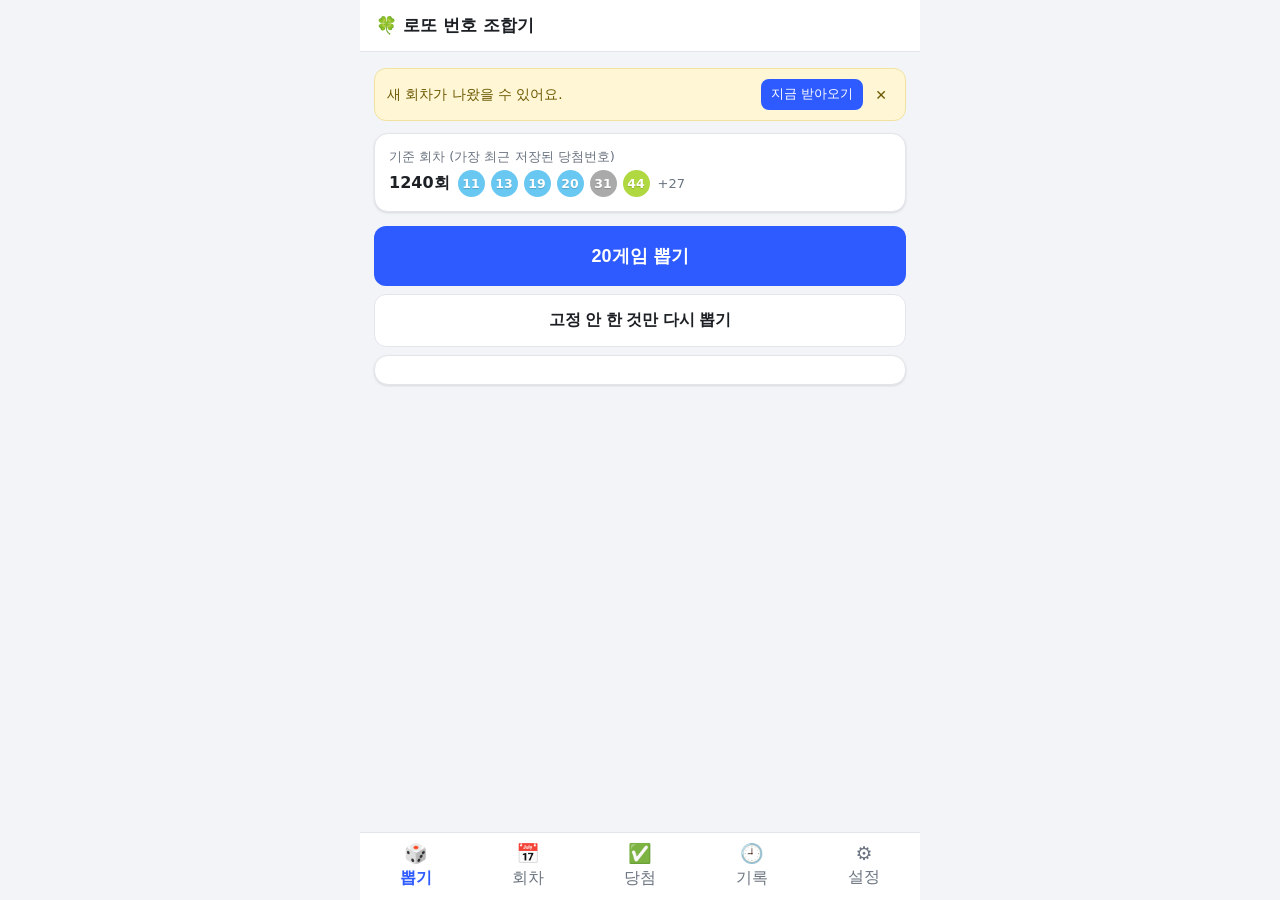
<file: docs/index.html>
<!DOCTYPE html>
<html lang="ko">
<head>
  <meta charset="UTF-8" />
  <!-- script-src 'self' 가 핵심 (인라인 스크립트/eval 차단 = XSS 코드 실행 불가).
       style-src 는 색/막대높이를 JS 로 지정해서 'unsafe-inline' 허용 (주입 지점 없음). -->
  <meta http-equiv="Content-Security-Policy" content="default-src 'self'; script-src 'self'; style-src 'self' 'unsafe-inline'; img-src 'self' data: blob:; connect-src 'self' https://smok95.github.io; manifest-src 'self'; worker-src 'self'; object-src 'none'; base-uri 'none'; form-action 'none'" />
  <meta name="referrer" content="no-referrer" />
  <meta name="viewport" content="width=device-width, initial-scale=1, viewport-fit=cover, user-scalable=no" />
  <title>로또 번호 조합기</title>
  <meta name="description" content="오프라인에서도 되는 로또 6/45 번호 조합기" />
  <meta name="theme-color" content="#2e5bff" />
  <link rel="manifest" href="./manifest.webmanifest" />
  <link rel="icon" href="./icons/favicon.png" />
  <link rel="apple-touch-icon" href="./icons/apple-touch-icon.png" />
  <meta name="apple-mobile-web-app-capable" content="yes" />
  <meta name="apple-mobile-web-app-status-bar-style" content="default" />
  <meta name="apple-mobile-web-app-title" content="로또조합" />
  <link rel="stylesheet" href="./app.css" />
</head>
<body>
  <div class="app">
    <header class="appbar">🍀 로또 번호 조합기</header>

    <main>
      <!-- 뽑기 -->
      <section class="screen" id="screen-generate">
        <div class="banner" id="new-draw-banner" hidden>
          <span id="banner-text">새 회차가 나왔을 수 있어요.</span>
          <span class="banner-actions">
            <button id="banner-fetch">지금 받아오기</button>
            <button id="banner-hide" class="banner-x" aria-label="닫기">✕</button>
          </span>
        </div>
        <div class="card" id="gen-base"></div>
        <button class="btn" id="btn-generate">20게임 뽑기</button>
        <button class="btn secondary" id="btn-reroll" hidden>고정 안 한 것만 다시 뽑기</button>
        <div id="gen-actions" hidden>
          <div class="btn-row">
            <button class="btn" id="btn-save-img">사진으로 저장</button>
            <button class="btn ghost" id="btn-share-img">공유</button>
          </div>
          <p class="hint">아이폰: '이미지 저장'을 누르면 사진 앱에 저장됩니다. 저장이 안 뜨면 공유 → 이미지 저장.</p>
        </div>
        <div class="card" id="gen-result"></div>
      </section>

      <!-- 회차 -->
      <section class="screen" id="screen-draws" hidden>
        <div class="card" id="draws-summary"></div>
        <button class="btn" id="btn-fetch">인터넷에서 새 회차 가져오기</button>
        <button class="btn secondary" id="btn-manual-toggle">직접 입력</button>
        <form class="card stack" id="manual-form" hidden>
          <label>회차 번호<input name="round" type="number" inputmode="numeric" required /></label>
          <label>추첨일 (YYYY-MM-DD)<input name="date" type="text" placeholder="2026-09-13" pattern="\d{4}-\d{2}-\d{2}" required /></label>
          <label>당첨번호 6개 (띄어쓰기 또는 쉼표)<input name="numbers" type="text" inputmode="numeric" placeholder="3 11 17 25 38 42" required /></label>
          <label>보너스 번호<input name="bonus" type="number" inputmode="numeric" required /></label>
          <button class="btn" type="submit">저장</button>
        </form>
        <h2 class="sec">최근 회차</h2>
        <div class="card" id="draws-list"></div>

        <button class="btn secondary" id="btn-toggle-chart">번호별 통계 보기</button>
        <div class="card" id="freq-chart-card" hidden>
          <div class="seg" id="freq-range">
            <button data-range="100" class="active">최근 100회</button>
            <button data-range="all">전체</button>
          </div>
          <div id="freq-chart"></div>
          <div class="muted small" id="freq-note"></div>
        </div>
      </section>

      <!-- 당첨 확인 -->
      <section class="screen" id="screen-check" hidden>
        <div class="card">
          <label class="field"><span>기준 회차</span>
            <input id="check-round" type="number" inputmode="numeric" />
          </label>
          <div class="muted small" id="check-win"></div>
        </div>
        <div id="check-list"></div>
      </section>

      <!-- 기록 -->
      <section class="screen" id="screen-history" hidden>
        <div class="card" id="history-list"></div>
        <button class="btn secondary" id="btn-clear-history">기록 모두 지우기</button>
      </section>

      <!-- 설정 -->
      <section class="screen" id="screen-settings" hidden>
        <h2 class="sec">규칙 — 게임 수와 기준 회차 수</h2>
        <div class="card">
          <div id="settings-form"></div>
          <div id="settings-total"></div>
        </div>
        <button class="btn secondary" id="btn-reset-settings">기본값으로 되돌리기</button>
        <p class="hint">겹침 개수(0/1/2)와 통계 그룹의 뽑는 방식(각 15개 중 2개)은 고정입니다. 게임 수와 '최근 통계' 기준 회차 수만 조절됩니다.</p>

        <h2 class="sec">제외할 번호 (선택)</h2>
        <div class="card">
          <div id="exclude-grid" class="chip-grid"></div>
          <div class="muted small" id="exclude-note" style="margin-top:8px"></div>
        </div>
      </section>
    </main>

    <nav class="tabbar">
      <button data-tab="generate" class="active"><span class="ico">🎲</span>뽑기</button>
      <button data-tab="draws"><span class="ico">📅</span>회차</button>
      <button data-tab="check"><span class="ico">✅</span>당첨</button>
      <button data-tab="history"><span class="ico">🕘</span>기록</button>
      <button data-tab="settings"><span class="ico">⚙️</span>설정</button>
    </nav>
  </div>
  <div id="toast"></div>

  <script src="./seed-draws.js"></script>
  <script src="./rules.js"></script>
  <script src="./store.js"></script>
  <script src="./lottery-api.js"></script>
  <script src="./image.js"></script>
  <script src="./app.js"></script>
</body>
</html>
</file>
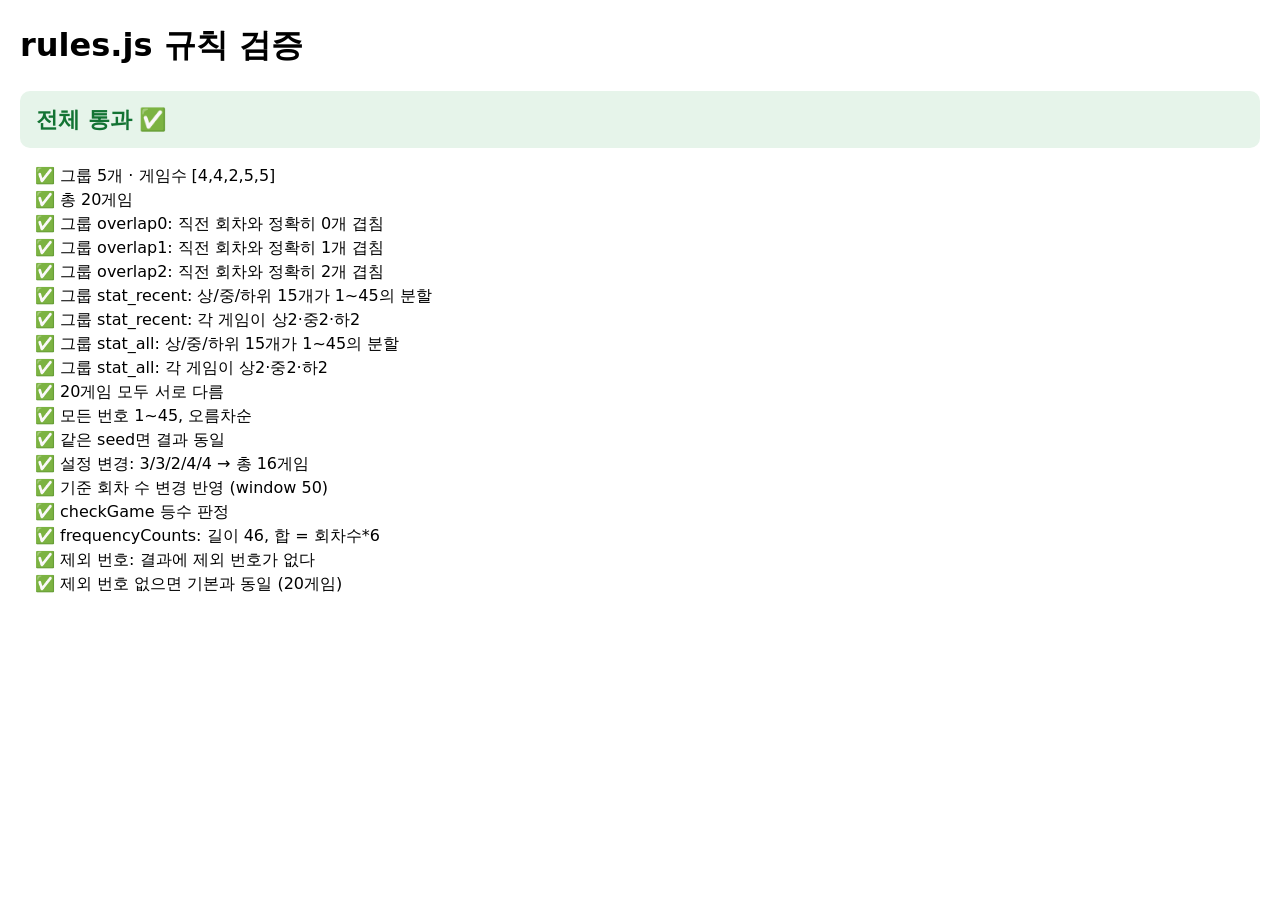
<file: docs/selftest.html>
<!DOCTYPE html>
<html lang="ko">
<head>
  <meta charset="UTF-8" />
  <meta name="viewport" content="width=device-width, initial-scale=1" />
  <title>rules.js 규칙 검증</title>
  <style>
    body { font-family: 'Malgun Gothic', system-ui, sans-serif; margin: 20px; line-height: 1.5; }
    #verdict { font-size: 22px; font-weight: 700; padding: 12px 16px; border-radius: 10px; }
    .ok { background: #e6f4ea; color: #137333; }
    .bad { background: #fce8e6; color: #c5221f; }
    li.pass::marker { content: "✅ "; }
    li.fail::marker { content: "❌ "; }
    li.fail { color: #c5221f; font-weight: 700; }
    code { background: #f1f3f4; padding: 1px 4px; border-radius: 4px; }
  </style>
</head>
<body>
  <h1>rules.js 규칙 검증</h1>
  <div id="verdict">실행 중...</div>
  <ul id="results"></ul>

  <script src="./seed-draws.js"></script>
  <script src="./rules.js"></script>
  <script>
    (function () {
      var R = window.Lotto.rules;
      var results = document.getElementById("results");
      var failed = 0;

      function check(name, fn) {
        var ok = false, err = "";
        try { ok = fn() === true; } catch (e) { ok = false; err = " — " + e.message; }
        if (!ok) failed++;
        var li = document.createElement("li");
        li.className = ok ? "pass" : "fail";
        li.textContent = name + (ok ? "" : (" (실패" + err + ")"));
        results.appendChild(li);
      }

      var draws = window.LOTTO_SEED_DRAWS.map(function (r) {
        return { round: r[0], numbers: r.slice(1, 7), bonus: r[7], date: r[8] };
      });

      function inter(a, b) { var s = new Set(b); return a.filter(function (x) { return s.has(x); }); }
      function eqArr(a, b) { return JSON.stringify(a) === JSON.stringify(b); }

      var res = R.generate(draws, R.DEFAULT_CONFIG, { seed: 12345 });
      var byKey = {};
      res.groups.forEach(function (g) { byKey[g.key] = g.games; });

      check("그룹 5개 · 게임수 [4,4,2,5,5]", function () {
        return eqArr(["overlap0", "overlap1", "overlap2", "stat_recent", "stat_all"].map(function (k) { return byKey[k].length; }), [4, 4, 2, 5, 5]);
      });
      check("총 20게임", function () { return res.total_games === 20; });

      [["overlap0", 0], ["overlap1", 1], ["overlap2", 2]].forEach(function (pair) {
        check("그룹 " + pair[0] + ": 직전 회차와 정확히 " + pair[1] + "개 겹침", function () {
          return byKey[pair[0]].every(function (game) {
            return new Set(game).size === 6 && inter(game, res.base_numbers).length === pair[1];
          });
        });
      });

      ["stat_recent", "stat_all"].forEach(function (key) {
        var b = res.stats[key];
        check("그룹 " + key + ": 상/중/하위 15개가 1~45의 분할", function () {
          var t = new Set(b.top15), m = new Set(b.mid15), bo = new Set(b.bottom15);
          if (t.size !== 15 || m.size !== 15 || bo.size !== 15) return false;
          var all = new Set(b.top15.concat(b.mid15).concat(b.bottom15));
          return all.size === 45;
        });
        check("그룹 " + key + ": 각 게임이 상2·중2·하2", function () {
          return byKey[key].every(function (game) {
            return inter(game, b.top15).length === 2 && inter(game, b.mid15).length === 2 && inter(game, b.bottom15).length === 2;
          });
        });
      });

      check("20게임 모두 서로 다름", function () {
        var all = [];
        res.groups.forEach(function (g) { g.games.forEach(function (game) { all.push(game.join(",")); }); });
        return all.length === 20 && new Set(all).size === 20;
      });

      check("모든 번호 1~45, 오름차순", function () {
        return res.groups.every(function (g) {
          return g.games.every(function (game) {
            return game.every(function (n) { return n >= 1 && n <= 45; }) && eqArr(game, game.slice().sort(function (a, b) { return a - b; }));
          });
        });
      });

      check("같은 seed면 결과 동일", function () {
        var a = R.generate(draws, R.DEFAULT_CONFIG, { seed: 777 });
        var b = R.generate(draws, R.DEFAULT_CONFIG, { seed: 777 });
        return JSON.stringify(a.groups) === JSON.stringify(b.groups);
      });

      check("설정 변경: 3/3/2/4/4 → 총 16게임", function () {
        var cfg = JSON.parse(JSON.stringify(R.DEFAULT_CONFIG));
        cfg.overlap[0].count = 3; cfg.overlap[1].count = 3;
        cfg.stat[0].count = 4; cfg.stat[1].count = 4;
        var r = R.generate(draws, cfg, { seed: 1 });
        return r.total_games === 16;
      });

      check("기준 회차 수 변경 반영 (window 50)", function () {
        var cfg = JSON.parse(JSON.stringify(R.DEFAULT_CONFIG));
        cfg.stat[0].window = 50;
        var r = R.generate(draws, cfg, { seed: 1 });
        return r.stats.stat_recent.count === 50;
      });

      check("checkGame 등수 판정", function () {
        var win = [1, 2, 3, 4, 5, 6], bonus = 7;
        return R.checkGame([1, 2, 3, 4, 5, 6], win, bonus).rank === 1
          && R.checkGame([1, 2, 3, 4, 5, 7], win, bonus).rank === 2
          && R.checkGame([1, 2, 3, 4, 5, 8], win, bonus).rank === 3
          && R.checkGame([1, 2, 3, 4, 8, 9], win, bonus).rank === 4
          && R.checkGame([1, 2, 3, 8, 9, 10], win, bonus).rank === 5
          && R.checkGame([1, 2, 8, 9, 10, 11], win, bonus).rank === 0;
      });

      check("frequencyCounts: 길이 46, 합 = 회차수*6", function () {
        var c = R.frequencyCounts(draws);
        var sum = c.reduce(function (a, b) { return a + b; }, 0);
        return c.length === 46 && sum === draws.length * 6;
      });

      check("제외 번호: 결과에 제외 번호가 없다", function () {
        var cfg = JSON.parse(JSON.stringify(R.DEFAULT_CONFIG));
        cfg.exclude = [1, 2, 3, 7, 13, 44];
        var r = R.generate(draws, cfg, { seed: 5 });
        var ex = new Set(cfg.exclude);
        return r.groups.every(function (g) {
          return g.games.every(function (game) {
            return game.every(function (n) { return !ex.has(n); });
          });
        });
      });

      check("제외 번호 없으면 기본과 동일 (20게임)", function () {
        var cfg = JSON.parse(JSON.stringify(R.DEFAULT_CONFIG));
        cfg.exclude = [];
        return R.generate(draws, cfg, { seed: 9 }).total_games === 20;
      });

      var v = document.getElementById("verdict");
      if (failed === 0) { v.className = "ok"; v.textContent = "전체 통과 ✅"; }
      else { v.className = "bad"; v.textContent = failed + "개 실패 ❌"; }
      document.title = (failed === 0 ? "PASS" : "FAIL") + " — rules.js";
    })();
  </script>
</body>
</html>
</file>
<file: docs/app.css>
:root {
  --bg: #f2f4f7;
  --card: #ffffff;
  --ink: #1c2024;
  --muted: #6b7480;
  --line: #e2e6ea;
  --brand: #2e5bff;
  --brand-ink: #ffffff;
  --danger: #d64545;
  --shadow: 0 1px 3px rgba(0,0,0,.08), 0 1px 2px rgba(0,0,0,.04);
  --safe-bottom: env(safe-area-inset-bottom, 0px);
}
@media (prefers-color-scheme: dark) {
  :root {
    --bg: #14171a;
    --card: #1e2226;
    --ink: #e8eaed;
    --muted: #9aa3ad;
    --line: #2d333a;
    --brand: #5b7cff;
    --shadow: none;
  }
}

* { box-sizing: border-box; }
html, body { margin: 0; padding: 0; }
body {
  background: var(--bg);
  color: var(--ink);
  font-family: 'Malgun Gothic', 'Apple SD Gothic Neo', system-ui, -apple-system, sans-serif;
  -webkit-tap-highlight-color: transparent;
  overscroll-behavior-y: contain;
}

.app {
  max-width: 560px;
  margin: 0 auto;
  min-height: 100vh;
  min-height: 100dvh;
  display: flex;
  flex-direction: column;
}

header.appbar {
  padding: 14px 16px;
  font-weight: 700;
  font-size: 17px;
  background: var(--card);
  border-bottom: 1px solid var(--line);
  position: sticky;
  top: 0;
  z-index: 5;
}

main {
  flex: 1;
  padding: 16px 14px calc(84px + var(--safe-bottom));
}
.screen[hidden] { display: none; }

.card {
  background: var(--card);
  border: 1px solid var(--line);
  border-radius: 14px;
  padding: 14px;
  margin-bottom: 14px;
  box-shadow: var(--shadow);
}

.muted { color: var(--muted); }
.small { font-size: 13px; }
h2.sec { font-size: 15px; margin: 4px 2px 10px; color: var(--muted); font-weight: 600; }
h3.group-title { font-size: 14px; margin: 16px 2px 8px; color: var(--brand); font-weight: 700; }

/* 공 */
.balls { display: flex; flex-wrap: wrap; gap: 6px; align-items: center; }
.ball {
  width: 34px; height: 34px; border-radius: 50%;
  display: inline-flex; align-items: center; justify-content: center;
  color: #fff; font-weight: 700; font-size: 15px;
  text-shadow: 0 1px 1px rgba(0,0,0,.18);
  flex: 0 0 auto;
}
.ball.sm { width: 27px; height: 27px; font-size: 12.5px; }

/* 게임 행 */
.game {
  display: flex; align-items: center; gap: 8px;
  padding: 7px 4px; border-bottom: 1px solid var(--line);
}
.game:last-child { border-bottom: 0; }
.game.locked { background: rgba(91,124,255,.08); border-radius: 8px; }
.gno { width: 22px; text-align: right; color: var(--muted); font-size: 13px; flex: 0 0 auto; }
.game .balls { flex: 1; }
button.lock {
  background: none; border: 0; font-size: 18px; padding: 4px; cursor: pointer; flex: 0 0 auto;
}

.gen-base-row { display: flex; align-items: center; gap: 8px; flex-wrap: wrap; margin-top: 4px; }
.draw-latest, .draw-item {
  display: flex; align-items: center; gap: 8px; flex-wrap: wrap;
  margin-top: 10px; padding-top: 10px; border-top: 1px solid var(--line);
}
.draw-item { margin-top: 0; padding: 8px 0; border-top: 0; border-bottom: 1px solid var(--line); }

/* 버튼 */
.btn {
  display: block; width: 100%; padding: 15px 16px;
  border: 0; border-radius: 12px; font-size: 16px; font-weight: 700;
  background: var(--brand); color: var(--brand-ink);
  cursor: pointer; margin: 8px 0;
}
.btn:disabled { opacity: .6; }
.btn.ghost { background: transparent; color: var(--brand); border: 1px solid var(--brand); }
.btn.secondary { background: var(--card); color: var(--ink); border: 1px solid var(--line); }
.btn-row { display: flex; gap: 8px; }
.btn-row .btn { margin: 8px 0; }
.link-btn { background: none; border: 0; color: var(--danger); font-size: 13px; cursor: pointer; margin-left: auto; }
#btn-generate { font-size: 18px; padding: 18px; }

/* 폼 */
.field { display: flex; justify-content: space-between; align-items: center; gap: 12px; padding: 10px 0; border-bottom: 1px solid var(--line); }
.field:last-child { border-bottom: 0; }
.field span { font-size: 14px; }
input {
  font: inherit; padding: 10px 12px; border: 1px solid var(--line);
  border-radius: 10px; background: var(--bg); color: var(--ink); width: 100%;
}
.field input { max-width: 110px; text-align: right; }
form.stack label { display: block; margin-bottom: 10px; font-size: 14px; }
form.stack input { margin-top: 4px; }
#settings-total { font-weight: 700; text-align: right; margin-top: 10px; }

/* 기록 */
.hist-item { border-bottom: 1px solid var(--line); }
.hist-head { width: 100%; display: flex; justify-content: space-between; gap: 8px; align-items: center;
  background: none; border: 0; padding: 12px 2px; text-align: left; font: inherit; color: var(--ink); cursor: pointer; }
.hist-body { padding: 4px 2px 12px; }

/* 탭바 */
.tabbar {
  position: fixed; left: 0; right: 0; bottom: 0;
  max-width: 560px; margin: 0 auto;
  display: flex; background: var(--card); border-top: 1px solid var(--line);
  padding-bottom: var(--safe-bottom);
  z-index: 10;
}
.tabbar button {
  flex: 1; background: none; border: 0; padding: 9px 2px 11px;
  color: var(--muted); font-size: 10.5px; cursor: pointer; font: inherit;
  display: flex; flex-direction: column; align-items: center; gap: 3px;
}
.tabbar button .ico { font-size: 19px; }
.tabbar button.active { color: var(--brand); font-weight: 700; }

/* 토스트 */
#toast {
  position: fixed; left: 50%; bottom: calc(96px + var(--safe-bottom));
  transform: translateX(-50%) translateY(20px);
  background: #23262b; color: #fff; padding: 12px 16px; border-radius: 10px;
  font-size: 13.5px; max-width: 90%; text-align: center; opacity: 0; pointer-events: none;
  transition: opacity .2s, transform .2s; z-index: 20;
}
#toast.show { opacity: 1; transform: translateX(-50%) translateY(0); }

.hint { font-size: 12.5px; color: var(--muted); margin: 6px 2px 0; }

/* 새 회차 배너 */
.banner {
  display: flex; align-items: center; gap: 8px; flex-wrap: wrap;
  background: #fff6d6; color: #6b5900; border: 1px solid #f2e2a0;
  border-radius: 12px; padding: 10px 12px; margin-bottom: 12px; font-size: 13.5px;
}
@media (prefers-color-scheme: dark) { .banner { background: #3a3413; color: #f2df9e; border-color: #5c5220; } }
.banner .banner-actions { margin-left: auto; display: flex; gap: 6px; align-items: center; }
.banner button {
  background: var(--brand); color: #fff; border: 0; border-radius: 8px;
  padding: 7px 10px; font: inherit; font-size: 12.5px; cursor: pointer;
}
.banner .banner-x { background: transparent; color: inherit; padding: 6px; font-size: 14px; }

/* 세그먼트 토글 */
.seg { display: flex; gap: 6px; margin-bottom: 12px; }
.seg button {
  flex: 1; padding: 8px; border: 1px solid var(--line); background: var(--bg);
  color: var(--muted); border-radius: 8px; font: inherit; font-size: 13px; cursor: pointer;
}
.seg button.active { background: var(--brand); color: #fff; border-color: var(--brand); }

/* 번호별 막대그래프 */
#freq-chart {
  display: flex; align-items: flex-end; gap: 1px; height: 140px;
}
.fbar { flex: 1 1 0; min-width: 0; height: 100%; display: flex; flex-direction: column; justify-content: flex-end; align-items: center; }
.fbar-fill { width: 100%; border-radius: 2px 2px 0 0; min-height: 2px; }
.fbar-n { font-size: 7.5px; color: var(--muted); margin-top: 2px; height: 9px; line-height: 1; }
#freq-note { margin-top: 10px; line-height: 1.5; }

/* 제외 번호 칩 */
.chip-grid { display: grid; grid-template-columns: repeat(auto-fill, minmax(38px, 1fr)); gap: 6px; }
.chip {
  padding: 8px 0; border: 1px solid var(--line); background: var(--bg); color: var(--ink);
  border-radius: 8px; font: inherit; font-size: 13px; cursor: pointer; text-align: center;
}
.chip.on { background: var(--danger); color: #fff; border-color: var(--danger); }

/* 당첨 확인 */
.ball.hit { outline: 3px solid var(--ink); outline-offset: 1px; }
.rank { font-weight: 700; font-size: 12px; padding: 2px 7px; border-radius: 999px; color: #fff; flex: 0 0 auto; }
.rank1 { background: #e5484d; } .rank2 { background: #f76808; } .rank3 { background: #f5a623; }
.rank4 { background: #30a46c; } .rank5 { background: #6b7480; }
.win-summary { color: #30a46c; font-weight: 700; font-size: 13px; }
#check-win .balls { display: inline-flex; vertical-align: middle; }
</file>
